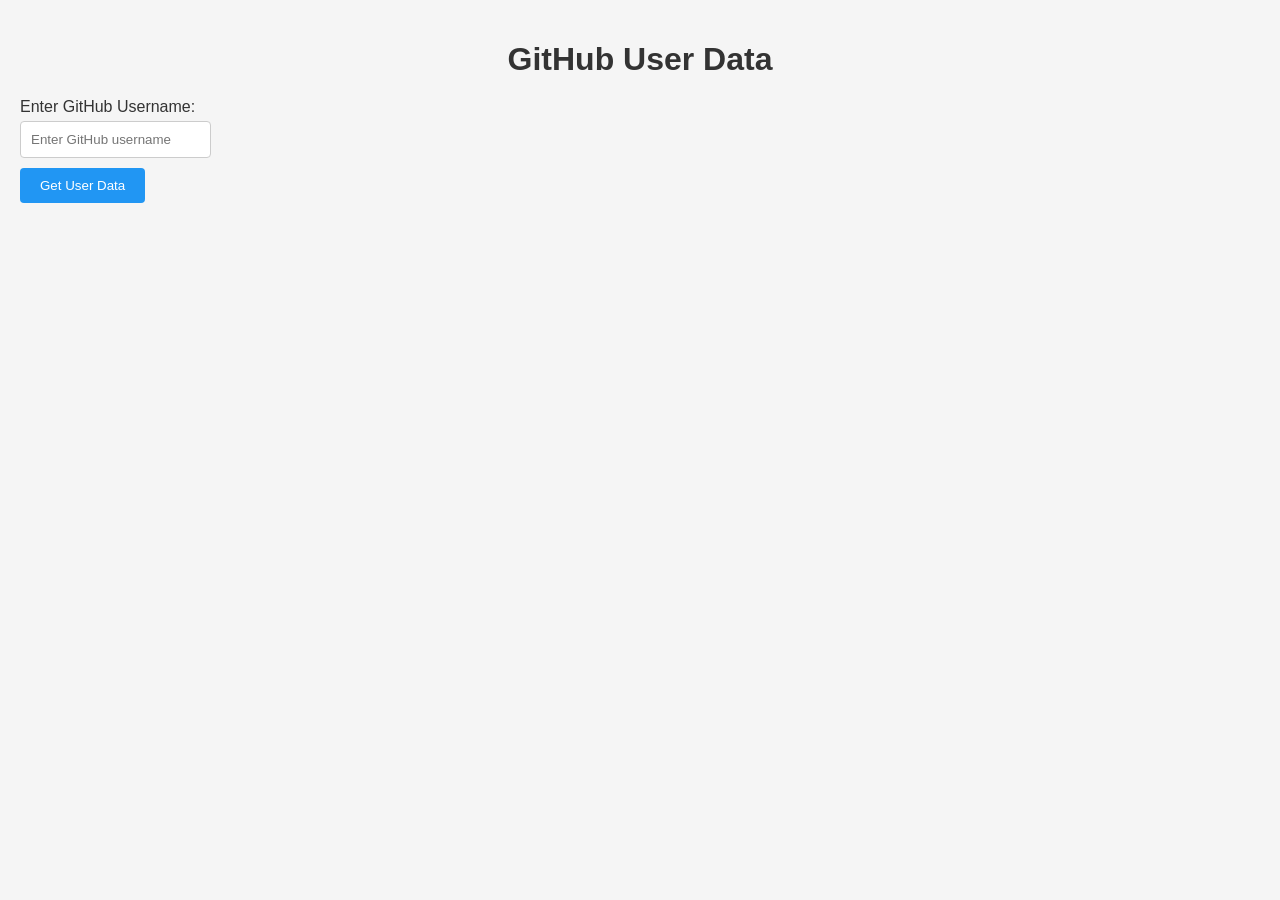
<file: WT-master/WT-master/FrontEnd/index.html>
<!DOCTYPE html>
<html lang="en">
<head>
    <meta charset="UTF-8">
    <meta name="viewport" content="width=device-width, initial-scale=1.0">
    <title>GitHub User Data</title>
    <!-- <style>
        body {
            font-family: Arial, sans-serif;
            padding: 20px;
        }
        #user-info {
            margin-top: 20px;
            border: 1px solid #ccc;
            padding: 20px;
        }
        #user-info img {
            max-width: 100px;
            border-radius: 50%;
        }
    </style> -->
    <link rel="stylesheet" href="style.css">
</head>
<body>
    <h1>GitHub User Data</h1>

    <label for="usernameInput">Enter GitHub Username:</label>
    <input type="text" id="usernameInput" placeholder="Enter GitHub username" style="width: auto;">
    <button onclick="getUserData()" id="submitButton">Get User Data</button>

    <div id="user-info">
        <h2>User Info</h2>
        <div id="user-avatar"></div>
        <div id="user-details"></div>
    </div>

    <!-- <script>
        const URL = "https://api.github.com/users/";

        async function getUserData() {
            const username = document.getElementById("usernameInput").value;
            const userData = await fetch(URL + username)
                .then(response => response.json())
                .then(data => {
                    return {
                        login: data.login,
                        id: data.id,
                        avatar_url: data.avatar_url,
                        html_url: data.html_url,
                        bio: data.bio,
                        public_repos: data.public_repos,
                        followers: data.followers,
                        following: data.following,
                        created_at: data.created_at,
                        updated_at: data.updated_at
                    };
                })
                .catch(error => {
                    console.error("Error fetching user data:", error);
                    return null;
                });

            if (userData) {
                displayUserData(userData);
            }
        }

        function displayUserData(userData) {
            const userInfoDiv = document.getElementById("user-info");
            const userAvatarDiv = document.getElementById("user-avatar");
            const userDetailsDiv = document.getElementById("user-details");

            userInfoDiv.style.display = "block";
            userAvatarDiv.innerHTML = `<img src="${userData.avatar_url}" alt="User Avatar">`;
            
            userDetailsDiv.innerHTML = `
                <p><strong>Username:</strong> ${userData.login}</p>
                <p><strong>Bio:</strong> ${userData.bio || "N/A"}</p>
                <p><strong>Public Repositories:</strong> ${userData.public_repos}</p>
                <p><strong>Followers:</strong> ${userData.followers}</p>
                <p><strong>Following:</strong> ${userData.following}</p>
                <p><strong>Profile URL:</strong> <a href="${userData.html_url}" target="_blank">${userData.html_url}</a></p>
                <p><strong>Account Created:</strong> ${new Date(userData.created_at).toLocaleDateString()}</p>
                <p><strong>Last Updated:</strong> ${new Date(userData.updated_at).toLocaleDateString()}</p>
            `;
        }
    </script> -->
    <script src="../BackEnd/script.js"></script>
</body>
</html>
</file>
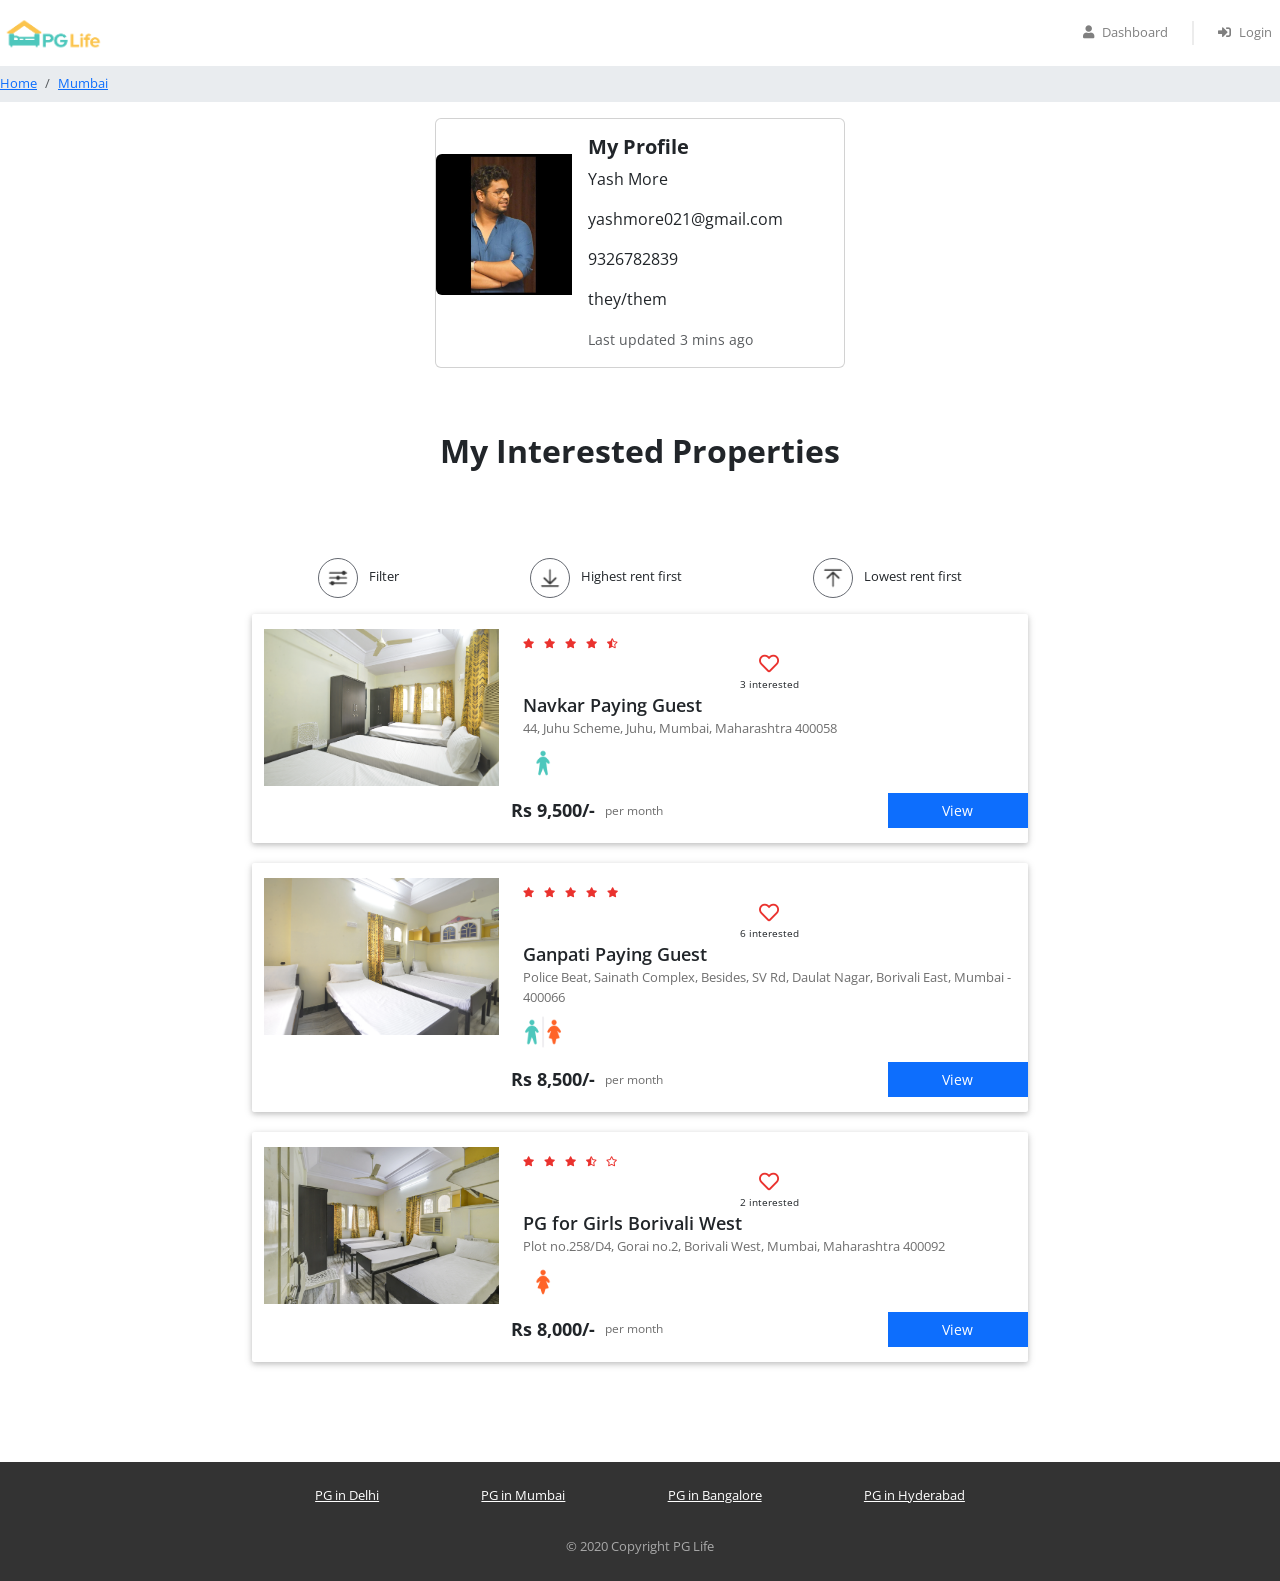
<file: PGLife/dashboard.html>
<!DOCTYPE html>
<html lang="en">
<head>
    <meta charset="UTF-8">
    <meta name="viewport" content="width=device-width, initial-scale=1.0">
    <title>Dashboard</title>

    <link href="css/bootstrap.min.css" rel="stylesheet" />
    <link href="https://use.fontawesome.com/releases/v5.11.2/css/all.css" rel="stylesheet" />
    <link href="https://fonts.googleapis.com/css2?family=Open+Sans:ital,wght@0,300;0,400;0,600;0,700;0,800;1,300;1,400;1,600;1,700;1,800&display=swap" rel="stylesheet" />
    <link href="./css/common.css" rel="stylesheet"/>
    <link href="css/dashboard.css" rel="stylesheet"/>
    <link href="https://cdn.jsdelivr.net/npm/bootstrap@5.3.2/dist/css/bootstrap.min.css" rel="stylesheet" integrity="sha384-T3c6CoIi6uLrA9TneNEoa7RxnatzjcDSCmG1MXxSR1GAsXEV/Dwwykc2MPK8M2HN" crossorigin="anonymous">
</head>
<body>
    <div class="header sticky-top">
        <nav class="navbar navbar-expand-md navbar-light">
            
                  <a class="navbar-brand" href="index.html">
                    <img src="img/logo.png" >
                  </a>
                
            <button class="navbar-toggler" type="button" data-toggle="collapse" data-target="#my-navbar">
                <span class="navbar-toggler-icon"></span>
            </button>

            <div class="collapse navbar-collapse justify-content-end" id="my-navbar">
                <ul class="navbar-nav">
                    <li class="nav-item">
                        <a class="nav-link" href="#" data-toggle="modal" data-target="#signup-modal">
                            <i class="fas fa-user"></i>Dashboard
                        </a>
                    </li>
                    <div class="nav-vl"></div>
                    <li class="nav-item">
                        <a class="nav-link" href="#" data-toggle="modal" data-target="#login-modal">
                            <i class="fas fa-sign-in-alt"></i>Login
                        </a>
                    </li>
                </ul>
            </div>
        </nav>
    </div>

    <div id="loading">
    </div>


    <div class="bread">
    <nav aria-label="breadcrumb">
        <ol class="breadcrumb py-2">
            <li class="breadcrumb-item">
                <a href="index.html">Home</a>
            </li>
            <li class="breadcrumb-item">
                <a href="property_list.html">Mumbai</a>
            </li>
        </ol>
    </nav>
    </div>
    
<div class="row">
    <div class="col"></div>
        <div class="col">
            <div class="card mb-3" style="max-width: 540px;">
                <div class="row bro g-0">
                    <div class="col-md-4 profile-img">
                        <div class="pimg">
                            <img src="img/yashlee.jpg" class="img-fluid rounded-start" alt="...">
                        </div>
                    </div>
                <div class="col-md-8">
                    <div class="card-body">
                      <h5 class="card-title"><b>My Profile</b></h5>
                      <p>Yash More</p>
                      <p>yashmore021@gmail.com</p>
                      <p>9326782839</p>
                      <p>they/them</p>
                      <p class="card-text"><small class="text-body-secondary">Last updated 3 mins ago</small></p>
                    </div>
                </div>
            </div>
        </div>
    </div>
        <div class="col">

        </div>
</div>


    <div>
        <h2 class="interest mt-5"><b>My Interested Properties</b></h2>
    </div>

    <div class="page-container">
        <div class="filter-bar row justify-content-around">
            <div class="col-auto" data-toggle="modal" data-target="#filter-modal">
                <img src="img/filter.png" alt="filter" />
                <span>Filter</span>
            </div>
            <div class="col-auto">
                <img src="img/desc.png" alt="sort-desc" />
                <span>Highest rent first</span>
            </div>
            <div class="col-auto">
                <img src="img/asc.png" alt="sort-asc" />
                <span>Lowest rent first</span>
            </div>
        </div>

        
        <div class="property-card row">
            <div class="image-container col-md-4">
                <img src="img/properties/1/1d4f0757fdb86d5f.jpg" />
            </div>
            <div class="content-container col-md-8">
                <div class="row no-gutters justify-content-between">
                    <div class="star-container" title="4.5">
                        <i class="fas fa-star"></i>
                        <i class="fas fa-star"></i>
                        <i class="fas fa-star"></i>
                        <i class="fas fa-star"></i>
                        <i class="fas fa-star-half-alt"></i>
                    </div>
                    <div class="interested-container">
                        <i class="far fa-heart"></i>
                        <div class="interested-text">3 interested</div>
                    </div>
                </div>
                <div class="detail-container">
                    <div class="property-name">Navkar Paying Guest</div>
                    <div class="property-address">44, Juhu Scheme, Juhu, Mumbai, Maharashtra 400058</div>
                    <div class="property-gender">
                        <img src="img/male.png" />
                    </div>
                </div>
                <div class="row no-gutters">
                    <div class="rent-container col-6">
                        <div class="rent">Rs 9,500/-</div>
                        <div class="rent-unit">per month</div>
                    </div>
                    <div class="button-container col-6">
                        <a href="property_detail.html" class="btn btn-primary">View</a>
                    </div>
                </div>
            </div>
        </div>

        <div class="property-card row">
            <div class="image-container col-md-4">
                <img src="img/properties/1/eace7b9114fd6046.jpg" />
            </div>
            <div class="content-container col-md-8">
                <div class="row no-gutters justify-content-between">
                    <div class="star-container" title="4.8">
                        <i class="fas fa-star"></i>
                        <i class="fas fa-star"></i>
                        <i class="fas fa-star"></i>
                        <i class="fas fa-star"></i>
                        <i class="fas fa-star"></i>
                    </div>
                    <div class="interested-container">
                        <i class="far fa-heart"></i>
                        <div class="interested-text">6 interested</div>
                    </div>
                </div>
                <div class="detail-container">
                    <div class="property-name">Ganpati Paying Guest</div>
                    <div class="property-address">Police Beat, Sainath Complex, Besides, SV Rd, Daulat Nagar, Borivali East, Mumbai - 400066</div>
                    <div class="property-gender">
                        <img src="img/unisex.png" />
                    </div>
                </div>
                <div class="row no-gutters">
                    <div class="rent-container col-6">
                        <div class="rent">Rs 8,500/-</div>
                        <div class="rent-unit">per month</div>
                    </div>
                    <div class="button-container col-6">
                        <a href="property_detail.html" class="btn btn-primary">View</a>
                    </div>
                </div>
            </div>
        </div>

        <div class="property-card row">
            <div class="image-container col-md-4">
                <img src="img/properties/1/46ebbb537aa9fb0a.jpg" />
            </div>
            <div class="content-container col-md-8">
                <div class="row no-gutters justify-content-between">
                    <div class="star-container" title="3.5">
                        <i class="fas fa-star"></i>
                        <i class="fas fa-star"></i>
                        <i class="fas fa-star"></i>
                        <i class="fas fa-star-half-alt"></i>
                        <i class="far fa-star"></i>
                    </div>
                    <div class="interested-container">
                        <i class="far fa-heart"></i>
                        <div class="interested-text">2 interested</div>
                    </div>
                </div>
                <div class="detail-container">
                    <div class="property-name">PG for Girls Borivali West</div>
                    <div class="property-address">Plot no.258/D4, Gorai no.2, Borivali West, Mumbai, Maharashtra 400092</div>
                    <div class="property-gender">
                        <img src="img/female.png" />
                    </div>
                </div>
                <div class="row no-gutters">
                    <div class="rent-container col-6">
                        <div class="rent">Rs 8,000/-</div>
                        <div class="rent-unit">per month</div>
                    </div>
                    <div class="button-container col-6">
                        <a href="property_detail.html" class="btn btn-primary">View</a>
                    </div>
                </div>
            </div>
        </div>
    </div>

    <div class="modal fade" id="filter-modal" tabindex="-1" role="dialog" aria-labelledby="filter-heading" aria-hidden="true">
        <div class="modal-dialog modal-dialog-centered" role="document">
            <div class="modal-content">
                <div class="modal-header">
                    <h3 class="modal-title" id="filter-heading">Filters</h3>
                    <button type="button" class="close" data-dismiss="modal" aria-label="Close">
                        <span aria-hidden="true">&times;</span>
                    </button>
                </div>

                <div class="modal-body">
                    <h5>Gender</h5>
                    <hr />
                    <div>
                        <button class="btn btn-outline-dark btn-active">
                            No Filter
                        </button>
                        <button class="btn btn-outline-dark">
                            <i class="fas fa-venus-mars"></i>Unisex
                        </button>
                        <button class="btn btn-outline-dark">
                            <i class="fas fa-mars"></i>Male
                        </button>
                        <button class="btn btn-outline-dark">
                            <i class="fas fa-venus"></i>Female
                        </button>
                    </div>
                </div>

                <div class="modal-footer">
                    <button data-dismiss="modal" class="btn btn-success">Okay</button>
                </div>
            </div>
        </div>
    </div>

    <div class="modal fade" id="signup-modal" tabindex="-1" role="dialog" aria-labelledby="signup-heading" aria-hidden="true">
        <div class="modal-dialog" role="document">
            <div class="modal-content">
                <div class="modal-header">
                    <h5 class="modal-title" id="signup-heading">Signup with PGLife</h5>
                    <button type="button" class="close" data-dismiss="modal" aria-label="Close">
                        <span aria-hidden="true">&times;</span>
                    </button>
                </div>

                <div class="modal-body">
                    <form id="signup-form" class="form" role="form">
                        <div class="input-group form-group">
                            <div class="input-group-prepend">
                                <span class="input-group-text">
                                    <i class="fas fa-user"></i>
                                </span>
                            </div>
                            <input type="text" class="form-control" name="full_name" placeholder="Full Name" maxlength="30" required>
                        </div>

                        <div class="input-group form-group">
                            <div class="input-group-prepend">
                                <span class="input-group-text">
                                    <i class="fas fa-phone-alt"></i>
                                </span>
                            </div>
                            <input type="text" class="form-control" name="phone" placeholder="Phone Number" maxlength="10" minlength="10" required>
                        </div>

                        <div class="input-group form-group">
                            <div class="input-group-prepend">
                                <span class="input-group-text">
                                    <i class="fas fa-envelope"></i>
                                </span>
                            </div>
                            <input type="email" class="form-control" name="email" placeholder="Email" required>
                        </div>

                        <div class="input-group form-group">
                            <div class="input-group-prepend">
                                <span class="input-group-text">
                                    <i class="fas fa-lock"></i>
                                </span>
                            </div>
                            <input type="password" class="form-control" name="password" placeholder="Password" minlength="6" required>
                        </div>

                        <div class="input-group form-group">
                            <div class="input-group-prepend">
                                <span class="input-group-text">
                                    <i class="fas fa-university"></i>
                                </span>
                            </div>
                            <input type="text" class="form-control" name="college_name" placeholder="College Name" maxlength="150" required>
                        </div>

                        <div class="form-group">
                            <span>I'm a</span>
                            <input type="radio" class="ml-3" id="gender-male" name="gender" value="male" /> Male
                            <label for="gender-male">
                            </label>
                            <input type="radio" class="ml-3" id="gender-female" name="gender" value="female" />
                            <label for="gender-female">
                                Female
                            </label>
                        </div>

                        <div class="form-group">
                            <button type="submit" class="btn btn-block btn-primary">Create Account</button>
                        </div>
                    </form>
                </div>

                <div class="modal-footer">
                    <span>Already have an account?
                        <a href="#" data-dismiss="modal" data-toggle="modal" data-target="#login-modal">Login</a>
                    </span>
                </div>
            </div>
        </div>
    </div>

    <div class="modal fade" id="login-modal" tabindex="-1" role="dialog" aria-labelledby="login-heading" aria-hidden="true">
        <div class="modal-dialog modal-dialog-centered" role="document">
            <div class="modal-content">
                <div class="modal-header">
                    <h5 class="modal-title" id="login-heading">Login with PGLife</h5>
                    <button type="button" class="close" data-dismiss="modal" aria-label="Close">
                        <span aria-hidden="true">&times;</span>
                    </button>
                </div>

                <div class="modal-body">
                    <form id="login-form" class="form" role="form">
                        <div class="input-group form-group">
                            <div class="input-group-prepend">
                                <span class="input-group-text">
                                    <i class="fas fa-user"></i>
                                </span>
                            </div>
                            <input type="email" class="form-control" name="email" placeholder="Email" required>
                        </div>

                        <div class="input-group form-group">
                            <div class="input-group-prepend">
                                <span class="input-group-text">
                                    <i class="fas fa-lock"></i>
                                </span>
                            </div>
                            <input type="password" class="form-control" name="password" placeholder="Password" minlength="6" required>
                        </div>

                        <div class="form-group">
                            <button type="submit" class="btn btn-block btn-primary">Login</button>
                        </div>
                    </form>
                </div>

                <div class="modal-footer">
                    <span>
                        <a href="#" data-dismiss="modal" data-toggle="modal" data-target="#signup-modal">Click here</a>
                        to register a new account
                    </span>
                </div>
            </div>
        </div>
    </div>

    <div class="footer">
        <div class="page-container footer-container">
            <div class="footer-cities">
                <div class="footer-city">
                    <a href="property_list.html">PG in Delhi</a>
                </div>
                <div class="footer-city">
                    <a href="property_list.html">PG in Mumbai</a>
                </div>
                <div class="footer-city">
                    <a href="property_list.html">PG in Bangalore</a>
                </div>
                <div class="footer-city">
                    <a href="property_list.html">PG in Hyderabad</a>
                </div>
            </div>
            <div class="footer-copyright">© 2020 Copyright PG Life </div>
        </div>
    </div>
</file>
<file: WT-master/WT-master/FrontEnd/style.css>
/* Body styles */
body {
    font-family: sans-serif; /* Use a generic sans-serif font for a clean look */
    margin: 0; /* Remove default margins for better control */
    padding: 20px; /* Add some padding for visual spacing */
    background-color: #f5f5f5; /* Light gray background for a minimalist feel */
    color: #333; /* Dark gray text for good readability */
}
  
  /* Heading styles */
h1 {
    text-align: center; /* Center align the main heading */
    font-size: 2em; /* Increase font size for emphasis */
    margin-bottom: 20px; /* Add some space after the heading */
  }
  
  /* Form styles */
  label {
    display: block; /* Display label on a new line */
    margin-bottom: 5px; /* Add some space between label and input */
  }
  
  input[type="text"] {
    width: 100%; /* Make the input field fill the available space */
    padding: 10px; /* Add some padding for user comfort */
    border: 1px solid #ccc; /* Add a light gray border */
    border-radius: 4px; /* Add rounded corners for a modern look */
  }
  
  button {
    display: block; /* Display button on a new line */
    margin-top: 10px; /* Add some space above the button */
    padding: 10px 20px; /* Add padding for readability */
    background-color: #2196f3; /* Light blue button color (Material Design primary) */
    color: white; /* White text for good contrast */
    border: none; /* Remove default button border */
    border-radius: 4px; /* Add rounded corners for a modern look */
    cursor: pointer; /* Indicate clickable behavior with cursor */
  }
  
  /* User info section styles */
  #user-info {
    background-color: white; /* White background for user info */
    box-shadow: 0 2px 5px rgba(0, 0, 0, 0.1); /* Add a light shadow for depth */
    padding: 20px; /* Add some padding for visual spacing */
    margin-top: 20px; /* Add some space after the button */
    display: none; /* Hide the section initially */
  }
  
  #user-info.visible { /* Style for the visible user info section */
    display: block; /* Show the section when data is loaded */
  }
  
  h2 {
    margin-bottom: 10px; /* Add some space after the subheading */
  }
  
  #user-avatar img {
    max-width: 100px; /* Limit image size */
    border-radius: 50%; /* Make the image circular */
    display: block; /* Display image on a new line */
    margin-bottom: 10px; /* Add some space after the image */
  }
  
  #user-details {
    line-height: 1.5; /* Increase line spacing for readability */
  }
  
  /* Specific element styles (can be further customized for details) */
  p strong {
    font-weight: bold; /* Make bold for emphasis */
  }
  
  a {
    color: #2196f3; /* Light blue color
</file>
<file: PGLife/css/common.css>
* {
    box-sizing: border-box;
    font-family: 'Open Sans', sans-serif;
}

body {
    color: #373737;
    font-size: 16px;
    position: relative;
}

h1,
h2,
h3,
h4,
h5,
h6 {
    font-weight: 600;
}

h1 {
    font-size: 36px;
    margin-bottom: 40px;
}

@media (max-width: 768px) {
    h1 {
        font-size: 28px;
    }
}

h3 {
    font-size: 24px;
    margin-bottom: 12px;
}

h5 {
    font-size: 16px;
    margin-bottom: 10px;
}

.btn-primary,
.btn-warning,
.btn-danger {
    color: white;
    font-weight: bold;
}

.input-group .input-group-text i {
    width: 14px;
}

input[type="radio"] {
    position: relative;
    top: 1px;
}

.breadcrumb {
    background-color: #e5e3e8;
    font-size: 13px;
    border-radius: 0px;
    margin-bottom: 0px;
}

.container {
    max-width: 920px;
    padding: 0px 20px;
}

.page-container {
    max-width: 800px;
    padding: 80px 24px;
    margin: auto;
}

@media (max-width: 768px) {
    .page-container {
        padding: 64px 24px;
    }
}

.white {
    color: #ffffff;
}

#loading {
    display: none;
    background-color: #666666;
    background-image: url("../img/progress_spinner.gif");
    background-repeat: no-repeat;
    background-position: center;
    opacity: 0.4;
    position: fixed;
    top: 0px;
    right: 0px;
    width: 100%;
    height: 100%;
    z-index: 10000000;
}

/* Login Modal */
#login-modal .modal-dialog {
    width: 350px;
    margin: auto;
}

.modal-footer {
    background-color: #f4f4f4;
    justify-content: center;
}

/* Header */
.header {
    background-color: white;
    font-size: 13px;
}

.header .navbar .navbar-brand img {
    height: 40px;
}

.header .navbar .nav-item i {
    margin-right: 8px;
}

.header .nav-vl {
    border-left: 2px solid #d6d6d678;
    height: 24px;
    margin: auto 16px;
    display: block;
}

@media(max-width:768px) {
    .header .nav-vl {
        display: none;
    }
}

.header .nav-name {
    font-weight: bold;
    margin: auto 16px;
}

@media(max-width:768px) {
    .header .nav-name {
        margin: 8px 0px
    }
}

/* Footer */
.footer {
    background-color: #333333;
    font-size: 13px;
}

.footer-container {
    padding: 24px;
}

.footer-cities {
    display: flex;
    flex-wrap: wrap;
    justify-content: space-around;
}

.footer-city {
    margin-bottom: 8px;
    text-align: center;
}

@media(max-width:768px) {
    .footer-city {
        width: 100%;
    }
}

.footer-city a {
    color: #ffffff;
}

.footer-copyright {
    color: #a9a9a9;
    text-align: center;
    padding-top: 24px;
}
</file>
<file: PGLife/css/dashboard.css>
.interest{
    text-align: center;
}
.breadcrumb {
    background-color: #838383;
    font-size: 13px;
    border-radius: 0px;
    margin-bottom: 0px;
}

.bread{
    background-color: #e9ecef;
    font-family:'Open Sans', sans-serif;
    font-size: 13px;
    border-radius: 0px;
    margin-bottom: 0px;
}

.breadcrumb-item{
    color: #4dc7bc;
    text-decoration: none;
    background-color: transparent;
}

.filter-bar > div {
    cursor: pointer;
    font-size: 13px;
    text-align: center;
    margin-bottom: 16px;
}

.filter-bar img {
    width: 40px;
    height: 40px;
    border-radius: 40px;
    border: 1px solid #646870;
    padding: 6px;
    margin-right: 8px;
}

.pimg{
    padding-top: 35px;
}


@media (min-width:0 and max-width:576) {
    .filter-bar img {
        display: block;
        margin: 0px auto 4px;
    }
   
}
.bro:hover{
    box-shadow: 0 2px 5px 0 black, 0 2px 10px 0 rgba(0, 0, 0, 0.12);
}

.property-card {
    background-color: #ffffff;
    border-radius: 2px;
    padding: 15px 0px;
    margin: 0px auto 20px;
    box-shadow: 0 2px 5px 0 rgba(0, 0, 0, 0.16), 0 2px 10px 0 rgba(0, 0, 0, 0.12);
}

.property-card:focus,
.property-card:hover {
    box-shadow: 0 5px 11px 0 rgba(0, 0, 0, 0.18), 0 4px 15px 0 rgba(0, 0, 0, 0.15);
}

.image-container {
    text-align: center;
}

@media (max-width: 768px) {
    .image-container {
        padding-bottom: 12px;
    }

}

.image-container img {
    width: 100%;
    max-width: 300px;
}

.star-container i {
    color: #EA322E;
    font-size: 10px;
    margin-right: 6px;
}

.interested-container {
    text-align: center;
}

.interested-container i {
    color: #EA322E;
    font-size: 20px;
    cursor: pointer;
}

.interested-text {
    font-size: 10px;
}

.detail-container {
    padding-bottom: 10px;
}

.property-name {
    font-size: 18px;
    font-weight: 600;
}

.property-address {
    color: #6f6f6f;
    font-size: 13px;
    padding-bottom: 5px;
}

.property-gender img {
    width: 40px;
}

.rent-container {
    display: flex;
    align-items: center;
}

.rent {
    font-size: 18px;
    font-weight: bold;
    padding-right: 10px;
}

.rent-unit {
    color: #6f6f6f;
    font-size: 12px;
}

.button-container .btn {
    font-size: 14px;
    border-radius: 0px;
    width: 140px;
    float: right;
}

/* No Property */
.no-property-container {
    margin: 96px auto 144px;
}

.no-property-container p {
    font-size: 24px;
    text-align: center;
}

/* Filter Modal */
#filter-modal .modal-dialog {
    max-width: 600px;
}

#filter-modal .modal-body h5 {
    color: #777777;
}

#filter-modal .modal-body hr {
    margin: 4px 0px;
}

#filter-modal .modal-body button {
    font-size: 14px;
    width: 100px;
    margin: 16px;
}

#filter-modal .modal-body .btn-active {
    color: #fff;
    background-color: #343a40;
}

#filter-modal .modal-body button i {
    margin-right: 8px;
}

#filter-modal .modal-footer button {
    width: 120px;
}
</file>
